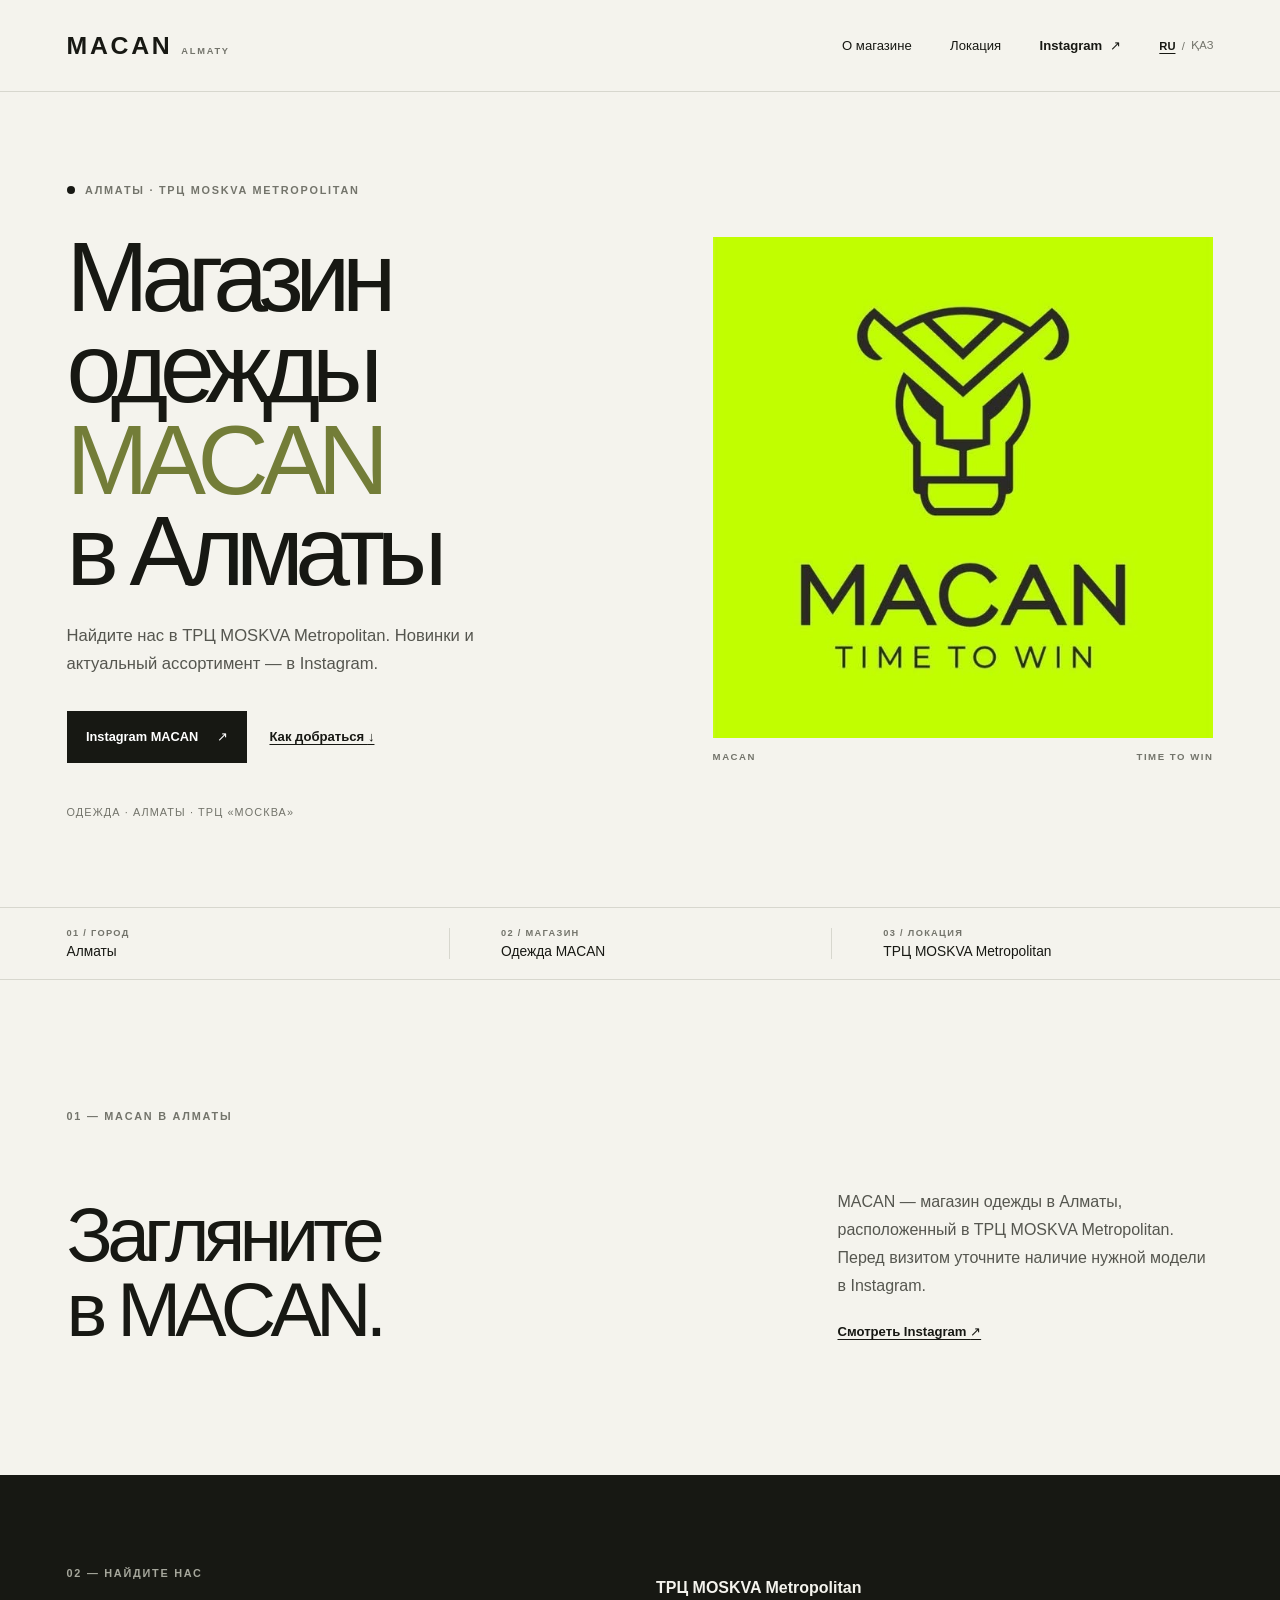
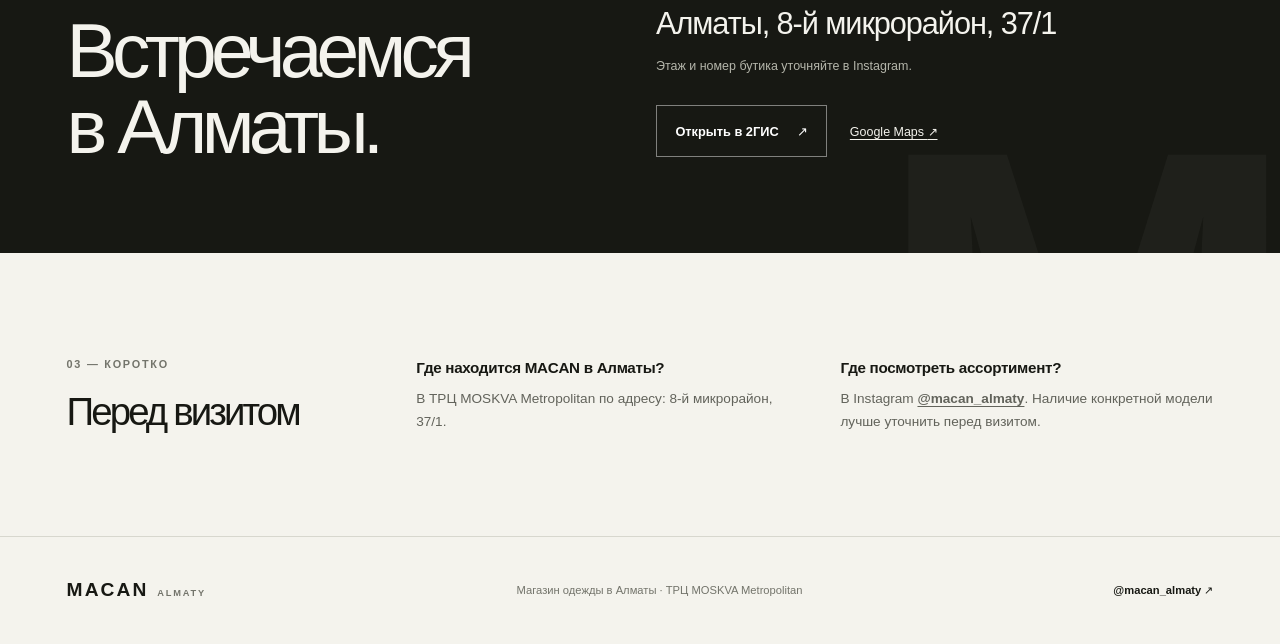
<file: index.html>
<!doctype html>
<html lang="ru">
  <head>
    <meta charset="utf-8" />
    <meta name="viewport" content="width=device-width, initial-scale=1" />
    <meta name="theme-color" content="#f4f3ed" />
    <meta
      name="description"
      content="MACAN — магазин одежды в Алматы, в ТРЦ MOSKVA Metropolitan. Адрес: 8-й микрорайон, 37/1. Актуальный ассортимент — в Instagram @macan_almaty."
    />
    <meta property="og:type" content="website" />
    <meta property="og:locale" content="ru_KZ" />
    <meta property="og:title" content="MACAN — магазин одежды в Алматы" />
    <meta
      property="og:description"
      content="Магазин одежды MACAN в ТРЦ MOSKVA Metropolitan, Алматы."
    />
    <meta property="og:image" content="/assets/macan-logo.jpg" />
    <meta name="twitter:card" content="summary_large_image" />
    <link rel="icon" type="image/jpeg" href="/assets/macan-logo.jpg" />
    <link rel="stylesheet" href="/styles.css" />
    <title>MACAN — магазин одежды в Алматы, ТРЦ MOSKVA Metropolitan</title>

    <script type="application/ld+json">
      {
        "@context": "https://schema.org",
        "@type": "ClothingStore",
        "name": "MACAN",
        "description": "Магазин одежды MACAN в ТРЦ MOSKVA Metropolitan в Алматы.",
        "sameAs": ["https://www.instagram.com/macan_almaty/"],
        "address": {
          "@type": "PostalAddress",
          "streetAddress": "8-й микрорайон, 37/1, ТРЦ MOSKVA Metropolitan",
          "addressLocality": "Алматы",
          "addressCountry": "KZ"
        },
        "containedInPlace": {
          "@type": "ShoppingCenter",
          "name": "MOSKVA Metropolitan",
          "address": {
            "@type": "PostalAddress",
            "streetAddress": "8-й микрорайон, 37/1",
            "addressLocality": "Алматы",
            "addressCountry": "KZ"
          }
        },
        "areaServed": {
          "@type": "City",
          "name": "Алматы"
        }
      }
    </script>
  </head>
  <body>
    <header class="site-header">
      <a class="wordmark" href="#top" aria-label="MACAN — на главную">
        <span class="wordmark__name">MACAN</span>
        <span class="wordmark__place">ALMATY</span>
      </a>

      <nav class="main-nav" aria-label="Главная навигация">
        <a href="#about">О магазине</a>
        <a href="#location">Локация</a>
        <a class="main-nav__social" href="https://www.instagram.com/macan_almaty/" target="_blank" rel="noopener noreferrer">
          Instagram <span aria-hidden="true">↗</span>
        </a>
        <div class="language-switch" aria-label="Выбор языка">
          <a href="/" aria-current="page">RU</a>
          <span aria-hidden="true">/</span>
          <a href="/kz/">ҚАЗ</a>
        </div>
      </nav>
    </header>

    <main id="top">
      <section class="hero" aria-labelledby="hero-title">
        <div class="hero__copy">
          <p class="eyebrow"><span class="eyebrow__dot"></span> Алматы · ТРЦ MOSKVA Metropolitan</p>
          <h1 id="hero-title">Магазин<br />одежды <span>MACAN</span><br />в Алматы</h1>
          <p class="hero__lead">
            Найдите нас в ТРЦ MOSKVA Metropolitan. Новинки и актуальный ассортимент — в Instagram.
          </p>
          <div class="hero__actions">
            <a class="button button--dark" href="https://www.instagram.com/macan_almaty/" target="_blank" rel="noopener noreferrer">
              Instagram MACAN <span aria-hidden="true">↗</span>
            </a>
            <a class="text-link" href="#location">Как добраться <span aria-hidden="true">↓</span></a>
          </div>
          <p class="hero__note">Одежда · Алматы · ТРЦ «Москва»</p>
        </div>

        <figure class="hero__visual">
          <img
            src="/assets/macan-logo.jpg"
            alt="Логотип MACAN — Time to Win"
            width="640"
            height="640"
            fetchpriority="high"
          />
          <figcaption>
            <span>MACAN</span>
            <span>TIME TO WIN</span>
          </figcaption>
        </figure>
      </section>

      <section class="fact-row" aria-label="Информация о магазине">
        <p><span>01 / ГОРОД</span>Алматы</p>
        <p><span>02 / МАГАЗИН</span>Одежда MACAN</p>
        <p><span>03 / ЛОКАЦИЯ</span>ТРЦ MOSKVA Metropolitan</p>
      </section>

      <section class="about section-grid" id="about" aria-labelledby="about-title">
        <p class="section-index">01 — MACAN В АЛМАТЫ</p>
        <div class="section-grid__content">
          <h2 id="about-title">Загляните<br />в MACAN.</h2>
          <div class="about__text">
            <p>
              MACAN — магазин одежды в Алматы, расположенный в ТРЦ MOSKVA Metropolitan.
              Перед визитом уточните наличие нужной модели в Instagram.
            </p>
            <a class="text-link" href="https://www.instagram.com/macan_almaty/" target="_blank" rel="noopener noreferrer">
              Смотреть Instagram <span aria-hidden="true">↗</span>
            </a>
          </div>
        </div>
      </section>

      <section class="location" id="location" aria-labelledby="location-title">
        <div class="location__heading">
          <p class="section-index">02 — НАЙДИТЕ НАС</p>
          <h2 id="location-title">Встречаемся<br />в Алматы.</h2>
        </div>
        <div class="location__details">
          <p class="location__mall">ТРЦ MOSKVA Metropolitan</p>
          <address>Алматы, 8-й микрорайон, 37/1</address>
          <p class="location__hint">Этаж и номер бутика уточняйте в Instagram.</p>
          <div class="location__actions">
            <a class="button button--light" href="https://2gis.kz/almaty/search/MOSKVA%20Metropolitan" target="_blank" rel="noopener noreferrer">
              Открыть в 2ГИС <span aria-hidden="true">↗</span>
            </a>
            <a class="location__map-link" href="https://www.google.com/maps/search/?api=1&amp;query=MOSKVA+Metropolitan+Almaty" target="_blank" rel="noopener noreferrer">
              Google Maps <span aria-hidden="true">↗</span>
            </a>
          </div>
        </div>
        <div class="location__mark" aria-hidden="true">M</div>
      </section>

      <section class="quick-answers" aria-labelledby="answers-title">
        <div class="quick-answers__intro">
          <p class="section-index">03 — КОРОТКО</p>
          <h2 id="answers-title">Перед визитом</h2>
        </div>
        <div class="answer">
          <h3>Где находится MACAN в Алматы?</h3>
          <p>В ТРЦ MOSKVA Metropolitan по адресу: 8-й микрорайон, 37/1.</p>
        </div>
        <div class="answer">
          <h3>Где посмотреть ассортимент?</h3>
          <p>В Instagram <a href="https://www.instagram.com/macan_almaty/" target="_blank" rel="noopener noreferrer">@macan_almaty</a>. Наличие конкретной модели лучше уточнить перед визитом.</p>
        </div>
      </section>
    </main>

    <footer class="site-footer">
      <a class="wordmark wordmark--footer" href="#top" aria-label="MACAN — наверх">
        <span class="wordmark__name">MACAN</span>
        <span class="wordmark__place">ALMATY</span>
      </a>
      <p>Магазин одежды в Алматы · ТРЦ MOSKVA Metropolitan</p>
      <a class="footer-link" href="https://www.instagram.com/macan_almaty/" target="_blank" rel="noopener noreferrer">@macan_almaty ↗</a>
    </footer>
  </body>
</html>
</file>
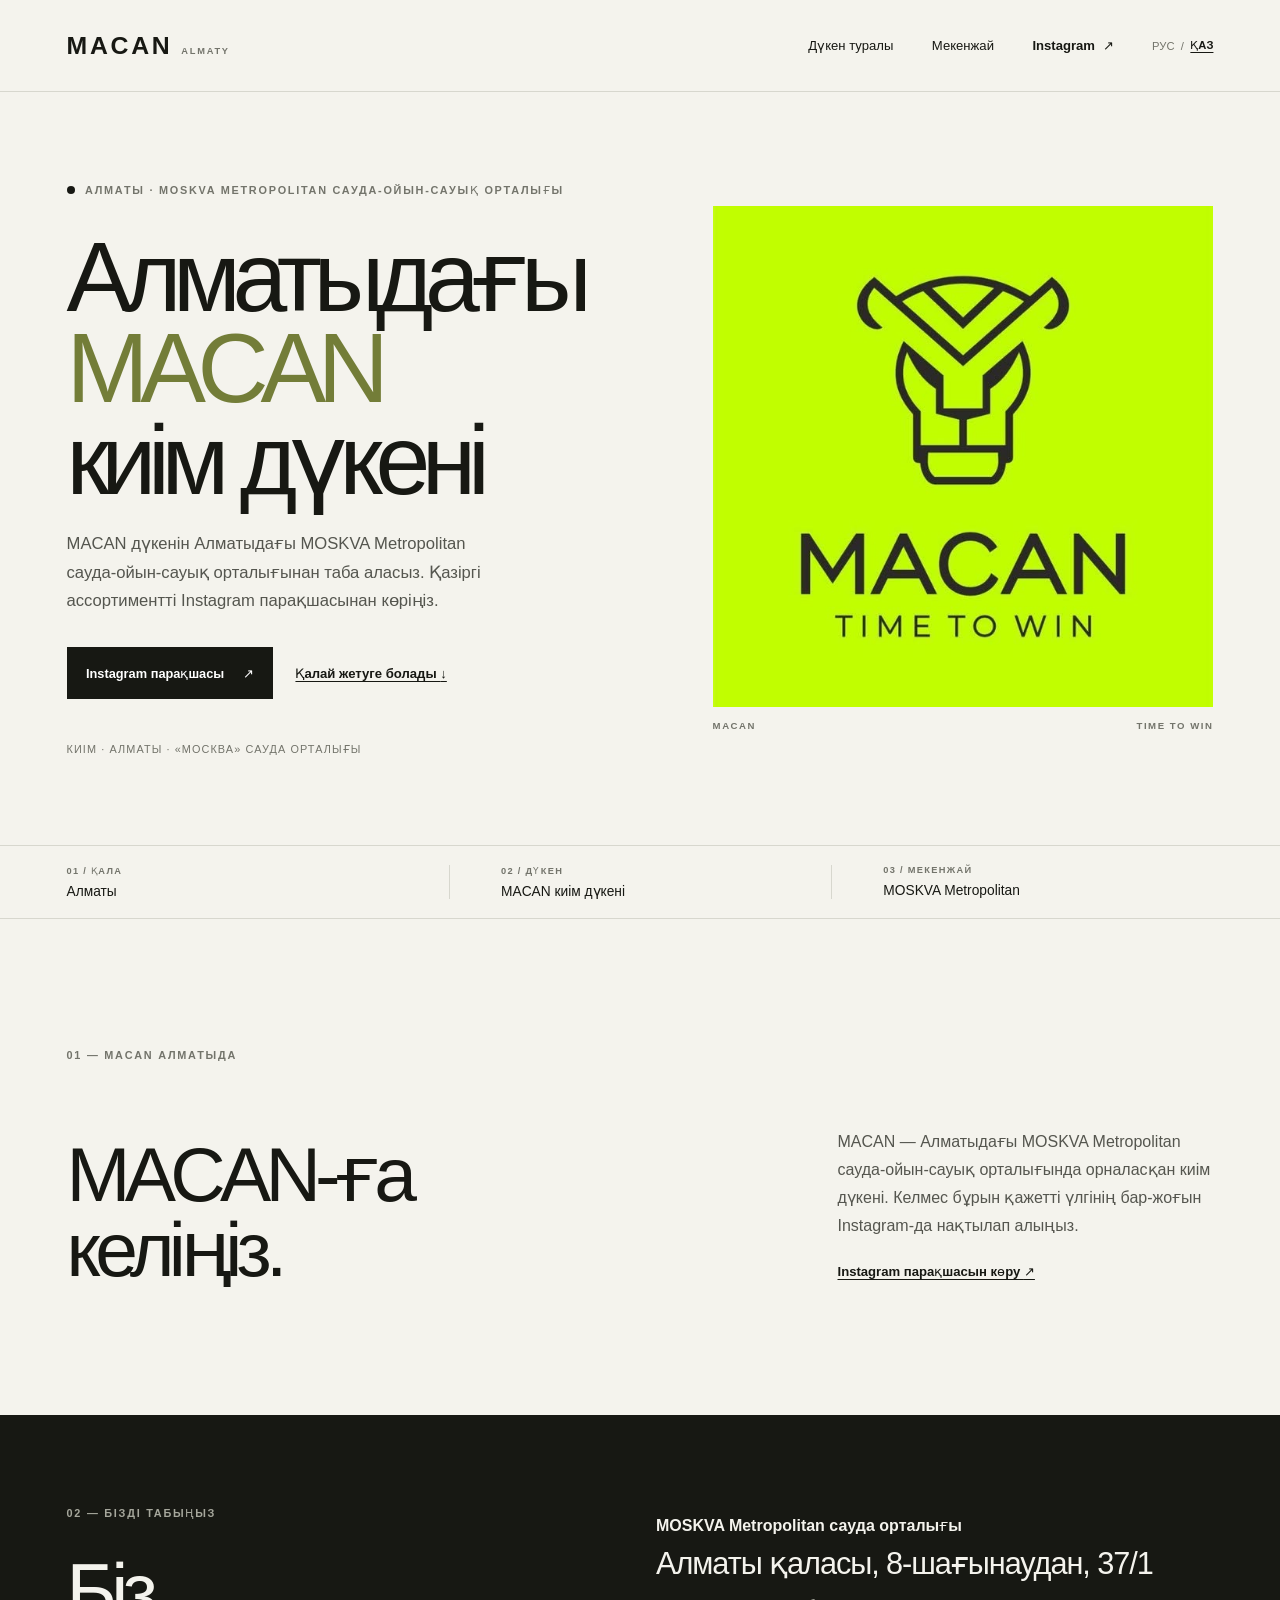
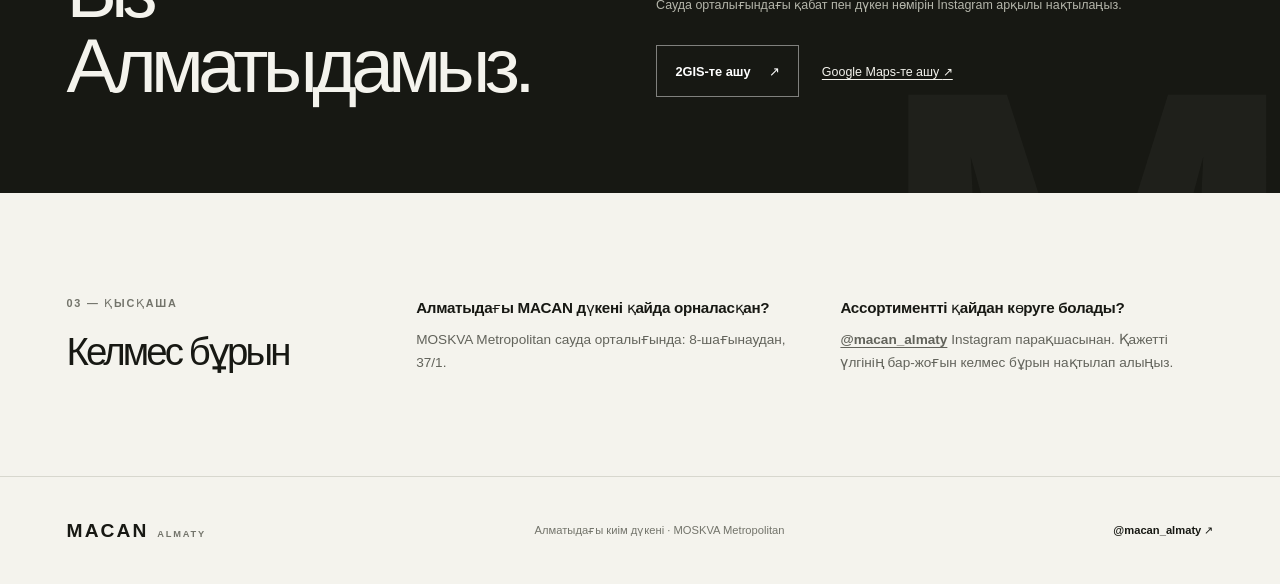
<file: kz/index.html>
<!doctype html>
<html lang="kk">
  <head>
    <meta charset="utf-8" />
    <meta name="viewport" content="width=device-width, initial-scale=1" />
    <meta name="theme-color" content="#f4f3ed" />
    <meta
      name="description"
      content="MACAN — Алматы қаласындағы MOSKVA Metropolitan сауда-ойын-сауық орталығында орналасқан киім дүкені. Мекенжайы: 8-шағынаудан, 37/1. Ассортимент — Instagram @macan_almaty парақшасында."
    />
    <meta property="og:type" content="website" />
    <meta property="og:locale" content="kk_KZ" />
    <meta property="og:title" content="MACAN — Алматыдағы киім дүкені" />
    <meta
      property="og:description"
      content="Алматыдағы MOSKVA Metropolitan сауда-ойын-сауық орталығындағы MACAN киім дүкені."
    />
    <meta property="og:image" content="/assets/macan-logo.jpg" />
    <meta name="twitter:card" content="summary_large_image" />
    <link rel="icon" type="image/jpeg" href="/assets/macan-logo.jpg" />
    <link rel="stylesheet" href="/styles.css" />
    <title>MACAN — Алматыдағы киім дүкені, MOSKVA Metropolitan</title>

    <script type="application/ld+json">
      {
        "@context": "https://schema.org",
        "@type": "ClothingStore",
        "name": "MACAN",
        "description": "Алматыдағы MOSKVA Metropolitan сауда-ойын-сауық орталығында орналасқан MACAN киім дүкені.",
        "sameAs": ["https://www.instagram.com/macan_almaty/"],
        "address": {
          "@type": "PostalAddress",
          "streetAddress": "8-шағынаудан, 37/1, MOSKVA Metropolitan сауда орталығы",
          "addressLocality": "Алматы",
          "addressCountry": "KZ"
        },
        "containedInPlace": {
          "@type": "ShoppingCenter",
          "name": "MOSKVA Metropolitan",
          "address": {
            "@type": "PostalAddress",
            "streetAddress": "8-шағынаудан, 37/1",
            "addressLocality": "Алматы",
            "addressCountry": "KZ"
          }
        },
        "areaServed": {
          "@type": "City",
          "name": "Алматы"
        }
      }
    </script>
  </head>
  <body>
    <header class="site-header">
      <a class="wordmark" href="#top" aria-label="MACAN — басты бетке">
        <span class="wordmark__name">MACAN</span>
        <span class="wordmark__place">ALMATY</span>
      </a>

      <nav class="main-nav" aria-label="Негізгі мәзір">
        <a href="#about">Дүкен туралы</a>
        <a href="#location">Мекенжай</a>
        <a class="main-nav__social" href="https://www.instagram.com/macan_almaty/" target="_blank" rel="noopener noreferrer">
          Instagram <span aria-hidden="true">↗</span>
        </a>
        <div class="language-switch" aria-label="Тілді таңдау">
          <a href="/">РУС</a>
          <span aria-hidden="true">/</span>
          <a href="/kz/" aria-current="page">ҚАЗ</a>
        </div>
      </nav>
    </header>

    <main id="top">
      <section class="hero" aria-labelledby="hero-title">
        <div class="hero__copy">
        <p class="eyebrow"><span class="eyebrow__dot"></span> Алматы · MOSKVA Metropolitan сауда-ойын-сауық орталығы</p>
          <h1 id="hero-title">Алматыдағы<br /><span>MACAN</span><br />киім дүкені</h1>
          <p class="hero__lead">
            MACAN дүкенін Алматыдағы MOSKVA Metropolitan сауда-ойын-сауық орталығынан таба аласыз.
            Қазіргі ассортиментті Instagram парақшасынан көріңіз.
          </p>
          <div class="hero__actions">
            <a class="button button--dark" href="https://www.instagram.com/macan_almaty/" target="_blank" rel="noopener noreferrer">
              Instagram парақшасы <span aria-hidden="true">↗</span>
            </a>
            <a class="text-link" href="#location">Қалай жетуге болады <span aria-hidden="true">↓</span></a>
          </div>
          <p class="hero__note">Киім · Алматы · «Москва» сауда орталығы</p>
        </div>

        <figure class="hero__visual">
          <img
            src="/assets/macan-logo.jpg"
            alt="MACAN логотипі — Time to Win"
            width="640"
            height="640"
            fetchpriority="high"
          />
          <figcaption>
            <span>MACAN</span>
            <span>TIME TO WIN</span>
          </figcaption>
        </figure>
      </section>

      <section class="fact-row" aria-label="Дүкен туралы ақпарат">
        <p><span>01 / ҚАЛА</span>Алматы</p>
        <p><span>02 / ДҮКЕН</span>MACAN киім дүкені</p>
        <p><span>03 / МЕКЕНЖАЙ</span>MOSKVA Metropolitan</p>
      </section>

      <section class="about section-grid" id="about" aria-labelledby="about-title">
        <p class="section-index">01 — MACAN АЛМАТЫДА</p>
        <div class="section-grid__content">
          <h2 id="about-title">MACAN-ға<br />келіңіз.</h2>
          <div class="about__text">
            <p>
              MACAN — Алматыдағы MOSKVA Metropolitan сауда-ойын-сауық орталығында орналасқан киім дүкені.
              Келмес бұрын қажетті үлгінің бар-жоғын Instagram-да нақтылап алыңыз.
            </p>
            <a class="text-link" href="https://www.instagram.com/macan_almaty/" target="_blank" rel="noopener noreferrer">
              Instagram парақшасын көру <span aria-hidden="true">↗</span>
            </a>
          </div>
        </div>
      </section>

      <section class="location" id="location" aria-labelledby="location-title">
        <div class="location__heading">
          <p class="section-index">02 — БІЗДІ ТАБЫҢЫЗ</p>
          <h2 id="location-title">Біз<br />Алматыдамыз.</h2>
        </div>
        <div class="location__details">
          <p class="location__mall">MOSKVA Metropolitan сауда орталығы</p>
          <address>Алматы қаласы, 8-шағынаудан, 37/1</address>
          <p class="location__hint">Сауда орталығындағы қабат пен дүкен нөмірін Instagram арқылы нақтылаңыз.</p>
          <div class="location__actions">
            <a class="button button--light" href="https://2gis.kz/almaty/search/MOSKVA%20Metropolitan" target="_blank" rel="noopener noreferrer">
              2GIS-те ашу <span aria-hidden="true">↗</span>
            </a>
            <a class="location__map-link" href="https://www.google.com/maps/search/?api=1&amp;query=MOSKVA+Metropolitan+Almaty" target="_blank" rel="noopener noreferrer">
              Google Maps-те ашу <span aria-hidden="true">↗</span>
            </a>
          </div>
        </div>
        <div class="location__mark" aria-hidden="true">M</div>
      </section>

      <section class="quick-answers" aria-labelledby="answers-title">
        <div class="quick-answers__intro">
          <p class="section-index">03 — ҚЫСҚАША</p>
          <h2 id="answers-title">Келмес бұрын</h2>
        </div>
        <div class="answer">
          <h3>Алматыдағы MACAN дүкені қайда орналасқан?</h3>
          <p>MOSKVA Metropolitan сауда орталығында: 8-шағынаудан, 37/1.</p>
        </div>
        <div class="answer">
          <h3>Ассортиментті қайдан көруге болады?</h3>
          <p><a href="https://www.instagram.com/macan_almaty/" target="_blank" rel="noopener noreferrer">@macan_almaty</a> Instagram парақшасынан. Қажетті үлгінің бар-жоғын келмес бұрын нақтылап алыңыз.</p>
        </div>
      </section>
    </main>

    <footer class="site-footer">
      <a class="wordmark wordmark--footer" href="#top" aria-label="MACAN — жоғарыға өту">
        <span class="wordmark__name">MACAN</span>
        <span class="wordmark__place">ALMATY</span>
      </a>
      <p>Алматыдағы киім дүкені · MOSKVA Metropolitan</p>
      <a class="footer-link" href="https://www.instagram.com/macan_almaty/" target="_blank" rel="noopener noreferrer">@macan_almaty ↗</a>
    </footer>
  </body>
</html>
</file>
<file: styles.css>
:root {
  color-scheme: light;
  --paper: #f4f3ed;
  --ink: #171813;
  --muted: #73746b;
  --line: #d7d7ce;
  --lime: #caff00;
  --page-gutter: clamp(1.25rem, 5.2vw, 5.5rem);
  font-family: "Helvetica Neue", Arial, sans-serif;
  font-synthesis: none;
  text-rendering: optimizeLegibility;
}

* {
  box-sizing: border-box;
}

html {
  scroll-behavior: smooth;
}

body {
  margin: 0;
  background: var(--paper);
  color: var(--ink);
  -webkit-font-smoothing: antialiased;
}

a {
  color: inherit;
}

.site-header,
.site-footer {
  display: flex;
  align-items: center;
  justify-content: space-between;
  gap: 2rem;
  padding-inline: var(--page-gutter);
}

.site-header {
  min-height: 92px;
  border-bottom: 1px solid var(--line);
}

.wordmark {
  display: inline-flex;
  align-items: baseline;
  gap: 0.55rem;
  text-decoration: none;
}

.wordmark__name {
  font-size: 1.55rem;
  font-weight: 700;
  letter-spacing: 0.11em;
}

.wordmark__place {
  color: var(--muted);
  font-size: 0.58rem;
  font-weight: 600;
  letter-spacing: 0.19em;
}

.main-nav {
  display: flex;
  align-items: center;
  gap: clamp(1.2rem, 3vw, 3rem);
  font-size: 0.82rem;
}

.main-nav a,
.footer-link {
  text-decoration: none;
}

.main-nav a:hover,
.footer-link:hover,
.text-link:hover,
.location__map-link:hover {
  text-decoration: underline;
  text-underline-offset: 0.25em;
}

.main-nav__social {
  font-weight: 600;
}

.main-nav__social span {
  margin-left: 0.25rem;
}

.language-switch {
  display: inline-flex;
  align-items: center;
  gap: 0.4rem;
  color: var(--muted);
  font-size: 0.7rem;
  white-space: nowrap;
}

.language-switch a[aria-current="page"] {
  color: var(--ink);
  font-weight: 700;
  text-decoration: underline;
  text-underline-offset: 0.25em;
}

.hero {
  display: grid;
  grid-template-columns: minmax(0, 1fr) minmax(320px, 0.9fr);
  align-items: center;
  gap: clamp(2rem, 7vw, 7.5rem);
  max-width: 1600px;
  min-height: min(730px, calc(100svh - 92px));
  margin-inline: auto;
  padding: clamp(3.5rem, 7vw, 7rem) var(--page-gutter);
}

.hero__copy {
  max-width: 690px;
}

.eyebrow,
.section-index {
  margin: 0;
  color: var(--muted);
  font-size: 0.68rem;
  font-weight: 600;
  letter-spacing: 0.16em;
  line-height: 1.5;
  text-transform: uppercase;
}

.eyebrow {
  display: flex;
  align-items: center;
  gap: 0.65rem;
}

.eyebrow__dot {
  width: 0.5rem;
  height: 0.5rem;
  flex: 0 0 auto;
  border-radius: 50%;
  background: var(--ink);
}

h1,
h2,
h3,
p,
figure {
  margin-top: 0;
}

h1 {
  margin-bottom: 1.5rem;
  margin-top: 2.1rem;
  font-size: clamp(3.4rem, 7.7vw, 7.2rem);
  font-weight: 500;
  letter-spacing: -0.085em;
  line-height: 0.93;
}

h1 span {
  color: #737d38;
}

.hero__lead {
  max-width: 420px;
  margin-bottom: 2rem;
  color: #55564f;
  font-size: clamp(1rem, 1.3vw, 1.12rem);
  line-height: 1.7;
}

.hero__actions,
.location__actions {
  display: flex;
  align-items: center;
  flex-wrap: wrap;
  gap: 1.4rem;
}

.button {
  display: inline-flex;
  min-height: 52px;
  align-items: center;
  justify-content: center;
  gap: 1.15rem;
  padding: 0.85rem 1.15rem;
  border: 1px solid transparent;
  font-size: 0.8rem;
  font-weight: 600;
  text-decoration: none;
  transition: background-color 160ms ease, color 160ms ease, border-color 160ms ease;
}

.button--dark {
  background: var(--ink);
  color: #fff;
}

.button--dark:hover {
  background: #34362d;
}

.button--light {
  border-color: rgba(255, 255, 255, 0.45);
  color: white;
}

.button--light:hover {
  background: white;
  color: var(--ink);
}

.text-link {
  font-size: 0.82rem;
  font-weight: 600;
  text-decoration-thickness: 1px;
  text-underline-offset: 0.25em;
}

.hero__note {
  margin: 2.7rem 0 0;
  color: var(--muted);
  font-size: 0.68rem;
  letter-spacing: 0.1em;
  text-transform: uppercase;
}

.hero__visual {
  position: relative;
  max-width: 540px;
  margin: 0;
  justify-self: end;
}

.hero__visual img {
  display: block;
  width: 100%;
  height: auto;
  aspect-ratio: 1;
  object-fit: cover;
}

.hero__visual figcaption {
  display: flex;
  justify-content: space-between;
  padding-top: 0.8rem;
  color: var(--muted);
  font-size: 0.6rem;
  font-weight: 600;
  letter-spacing: 0.16em;
}

.fact-row {
  display: grid;
  grid-template-columns: repeat(3, minmax(0, 1fr));
  border-top: 1px solid var(--line);
  border-bottom: 1px solid var(--line);
  padding: 1.2rem var(--page-gutter);
}

.fact-row p {
  display: grid;
  gap: 0.42rem;
  margin: 0;
  font-size: 0.86rem;
}

.fact-row p + p {
  padding-left: clamp(1rem, 4vw, 4rem);
  border-left: 1px solid var(--line);
}

.fact-row span {
  color: var(--muted);
  font-size: 0.58rem;
  font-weight: 600;
  letter-spacing: 0.14em;
}

.section-grid {
  padding: clamp(5rem, 10vw, 10rem) var(--page-gutter);
}

.section-grid__content {
  display: grid;
  grid-template-columns: minmax(0, 1fr) minmax(260px, 0.52fr);
  align-items: end;
  gap: 3rem;
  margin-top: clamp(2rem, 5vw, 5rem);
}

h2 {
  margin-bottom: 0;
  font-size: clamp(2.7rem, 6vw, 6rem);
  font-weight: 500;
  letter-spacing: -0.075em;
  line-height: 0.98;
}

.about__text {
  max-width: 435px;
  padding-bottom: 0.45rem;
}

.about__text p {
  margin-bottom: 1.4rem;
  color: #55564f;
  font-size: 1rem;
  line-height: 1.75;
}

.location {
  position: relative;
  display: grid;
  grid-template-columns: 1fr 1fr;
  gap: 2rem;
  overflow: hidden;
  padding: clamp(3.5rem, 7vw, 7rem) var(--page-gutter);
  background: var(--ink);
  color: #f4f3ed;
}

.location .section-index {
  color: #a6a79c;
}

.location__heading h2 {
  margin-top: 2rem;
}

.location__details {
  position: relative;
  z-index: 1;
  align-self: end;
  padding-bottom: 0.4rem;
}

.location__mall {
  margin-bottom: 0.6rem;
  font-size: 1rem;
  font-weight: 600;
}

.location address {
  font-size: clamp(1.2rem, 2.4vw, 2rem);
  font-style: normal;
  letter-spacing: -0.035em;
}

.location__hint {
  margin: 0.9rem 0 1.8rem;
  color: #b5b6ab;
  font-size: 0.78rem;
  line-height: 1.6;
}

.location__map-link {
  font-size: 0.78rem;
  text-underline-offset: 0.25em;
}

.location__mark {
  position: absolute;
  right: 4%;
  bottom: -0.55em;
  color: rgba(255, 255, 255, 0.035);
  font-size: clamp(18rem, 40vw, 40rem);
  font-weight: 700;
  letter-spacing: -0.14em;
  line-height: 0.8;
  pointer-events: none;
}

.quick-answers {
  display: grid;
  grid-template-columns: minmax(200px, 0.8fr) 1fr 1fr;
  gap: clamp(1.5rem, 4vw, 4rem);
  padding: clamp(4rem, 8vw, 8rem) var(--page-gutter);
}

.quick-answers__intro h2 {
  margin-top: 1.3rem;
  font-size: clamp(2rem, 3vw, 3rem);
}

.answer {
  padding-top: 0.2rem;
}

.answer h3 {
  margin-bottom: 0.7rem;
  font-size: 0.95rem;
  font-weight: 600;
  letter-spacing: -0.02em;
}

.answer p {
  margin-bottom: 0;
  color: #62635b;
  font-size: 0.85rem;
  line-height: 1.7;
}

.answer a {
  font-weight: 600;
  text-underline-offset: 0.2em;
}

.site-footer {
  min-height: 108px;
  border-top: 1px solid var(--line);
}

.wordmark--footer .wordmark__name {
  font-size: 1.2rem;
}

.site-footer p,
.footer-link {
  margin: 0;
  font-size: 0.7rem;
}

.site-footer p {
  color: var(--muted);
}

.footer-link {
  font-weight: 600;
}

:focus-visible {
  outline: 2px solid #66752a;
  outline-offset: 4px;
}

@media (max-width: 850px) {
  .hero {
    grid-template-columns: minmax(0, 1fr) minmax(260px, 0.78fr);
    gap: 2rem;
  }

  h1 {
    font-size: clamp(3.4rem, 8vw, 5.8rem);
  }

  .section-grid__content {
    grid-template-columns: 1fr 0.8fr;
  }

  .quick-answers {
    grid-template-columns: 1fr 1fr;
  }

  .quick-answers__intro {
    grid-column: 1 / -1;
  }
}

@media (max-width: 620px) {
  :root {
    --page-gutter: 1.25rem;
  }

  .site-header {
    min-height: 76px;
  }

  .wordmark {
    gap: 0.35rem;
  }

  .wordmark__name {
    font-size: 1.3rem;
  }

  .wordmark__place {
    font-size: 0.52rem;
  }

  .main-nav {
    gap: 1rem;
    font-size: 0.75rem;
  }

  .main-nav a:first-child {
    display: none;
  }

  .hero {
    grid-template-columns: 1fr;
    gap: 2.7rem;
    min-height: auto;
    padding-block: 3.5rem 2.5rem;
  }

  h1 {
    margin-top: 1.65rem;
    font-size: clamp(3.4rem, 14vw, 5.4rem);
  }

  .hero__lead {
    max-width: 34rem;
  }

  .hero__note {
    margin-top: 1.8rem;
  }

  .hero__visual {
    width: min(100%, 430px);
    justify-self: start;
  }

  .fact-row {
    grid-template-columns: 1fr;
    gap: 1rem;
    padding-block: 1.3rem;
  }

  .fact-row p + p {
    padding-left: 0;
    border-left: 0;
  }

  .fact-row p {
    grid-template-columns: 7.2rem 1fr;
    align-items: baseline;
    gap: 0.7rem;
  }

  .section-grid {
    padding-block: 4.5rem;
  }

  .section-grid__content {
    grid-template-columns: 1fr;
    gap: 1.7rem;
    margin-top: 2.2rem;
  }

  h2 {
    font-size: clamp(2.8rem, 12vw, 4.5rem);
  }

  .location {
    grid-template-columns: 1fr;
    gap: 2.7rem;
    padding-block: 3.6rem;
  }

  .location__heading h2 {
    margin-top: 1.7rem;
  }

  .location__details {
    padding-bottom: 0;
  }

  .location__mark {
    right: -0.1em;
    bottom: 0.5em;
    font-size: 20rem;
  }

  .quick-answers {
    grid-template-columns: 1fr;
    gap: 1.8rem;
    padding-block: 4.5rem;
  }

  .quick-answers__intro {
    grid-column: auto;
  }

  .site-footer {
    align-items: flex-start;
    flex-direction: column;
    gap: 0.8rem;
    padding-block: 1.5rem;
  }
}

@media (prefers-reduced-motion: reduce) {
  html {
    scroll-behavior: auto;
  }

  *,
  *::before,
  *::after {
    transition-duration: 0.01ms !important;
  }
}
</file>
